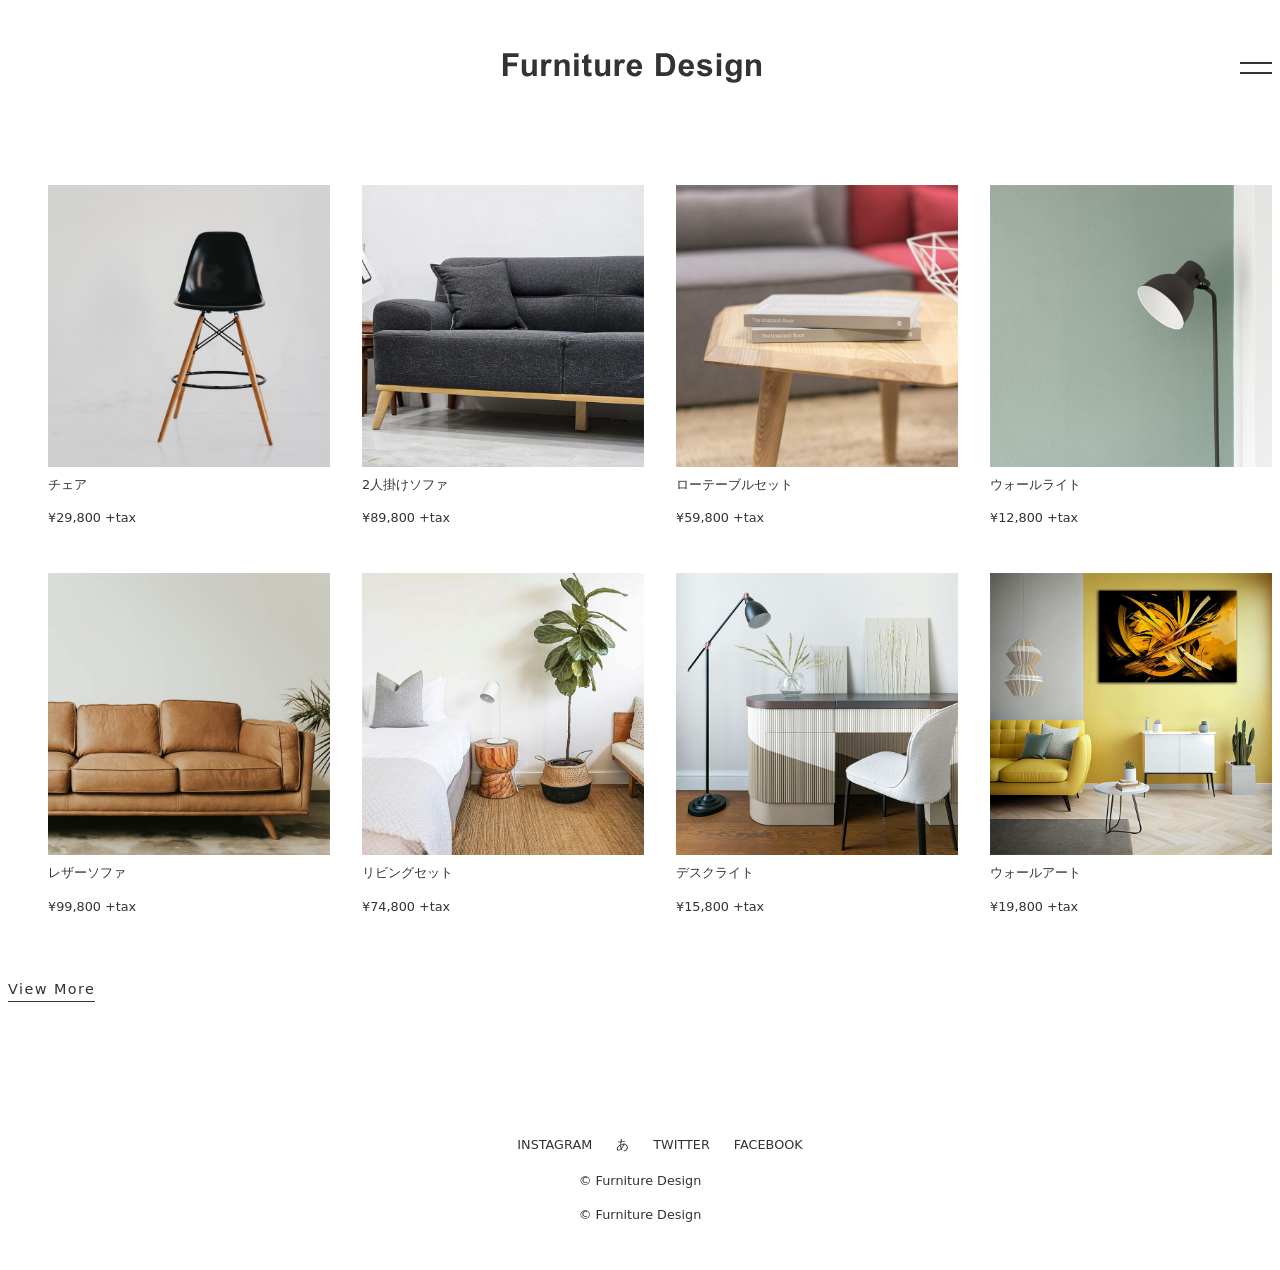
<file: phase02-after/index.html>
<!doctype html>
<html lang="ja">
  <head>
    <meta charset="utf-8" />
    <meta http-equiv="refresh" content="0; url=./store/" />
    <title>Redirecting</title>
  </head>
  <body>
    <p>
      If you are not redirected,
      <a href="./store/">click here</a>.
    </p>
  </body>
</html>
</file>
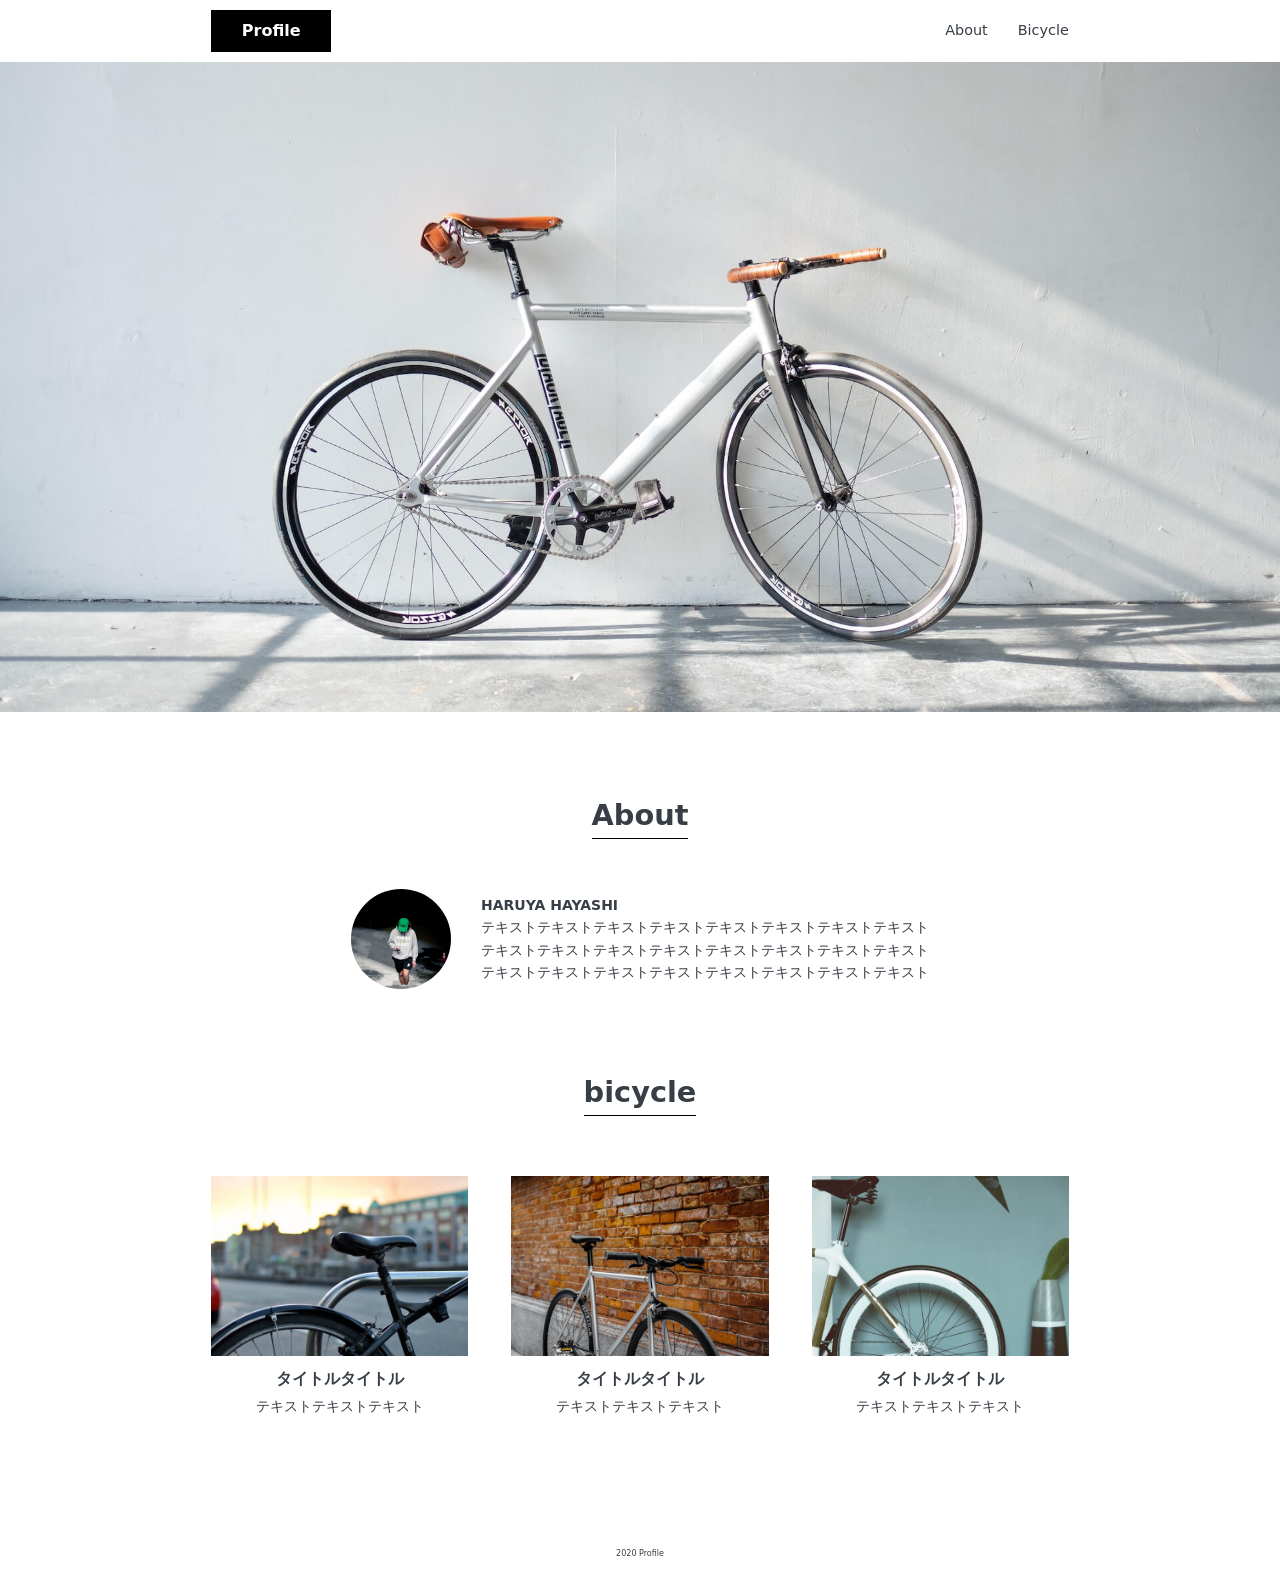
<file: phase02-before/index.html>
<!DOCTYPE html>
<html lang="ja">
<head>
    <meta charset="UTF-8">
    <meta name="viewport" content="width=device-width, initial-scale=1.0">
    <link rel="stylesheet" href="reset.css">
    <link rel="stylesheet" href="style.css">
    <title>Profile</title>
</head>
<body>
    <header>
        <h2>Profile</h2>

        <ul>
            <li>About</li>
            <li>Bicycle</li>
        </ul>
    </header>

    <div class="hero">
        <img src="images/mainvisual.jpg" alt="自転車の画像">
    </div>

    <div class="about">
        <h1>About</h1>
        <div class="about-box">
            <img src="images/about.jpg" alt="人の画像">

            <div class="about-text">
                <p> <b>HARUYA HAYASHI</b></p>
                <p>テキストテキストテキストテキストテキストテキストテキストテキスト<br>
                    テキストテキストテキストテキストテキストテキストテキストテキスト<br>
                    テキストテキストテキストテキストテキストテキストテキストテキスト </p>
                
            </div>
        </div>
    </div>

    <div class="bicycle">
        <h1>bicycle</h1>

        <div class="bicycles">
            <div class="bicycle-box">
                <img src="images/bicycle1.jpg" alt="自転車の一枚目の画像">
                <h3>タイトルタイトル</h3>
                <p>テキストテキストテキスト</p>
            </div>

            <div class="bicycle-box">
                <img src="images/bicycle2.jpg" alt="自転車の一枚目の画像">
                <h3>タイトルタイトル</h3>
                <p>テキストテキストテキスト</p>
            </div>

            <div class="bicycle-box">
                <img src="images/bicycle3.jpg" alt="自転車の一枚目の画像">
                <h3>タイトルタイトル</h3>
                <p>テキストテキストテキスト</p>
            </div>
        </div>
    </div>

    <footer>
        <p>2020 Profile</p>
    </footer>

</body>
</html>
</file>
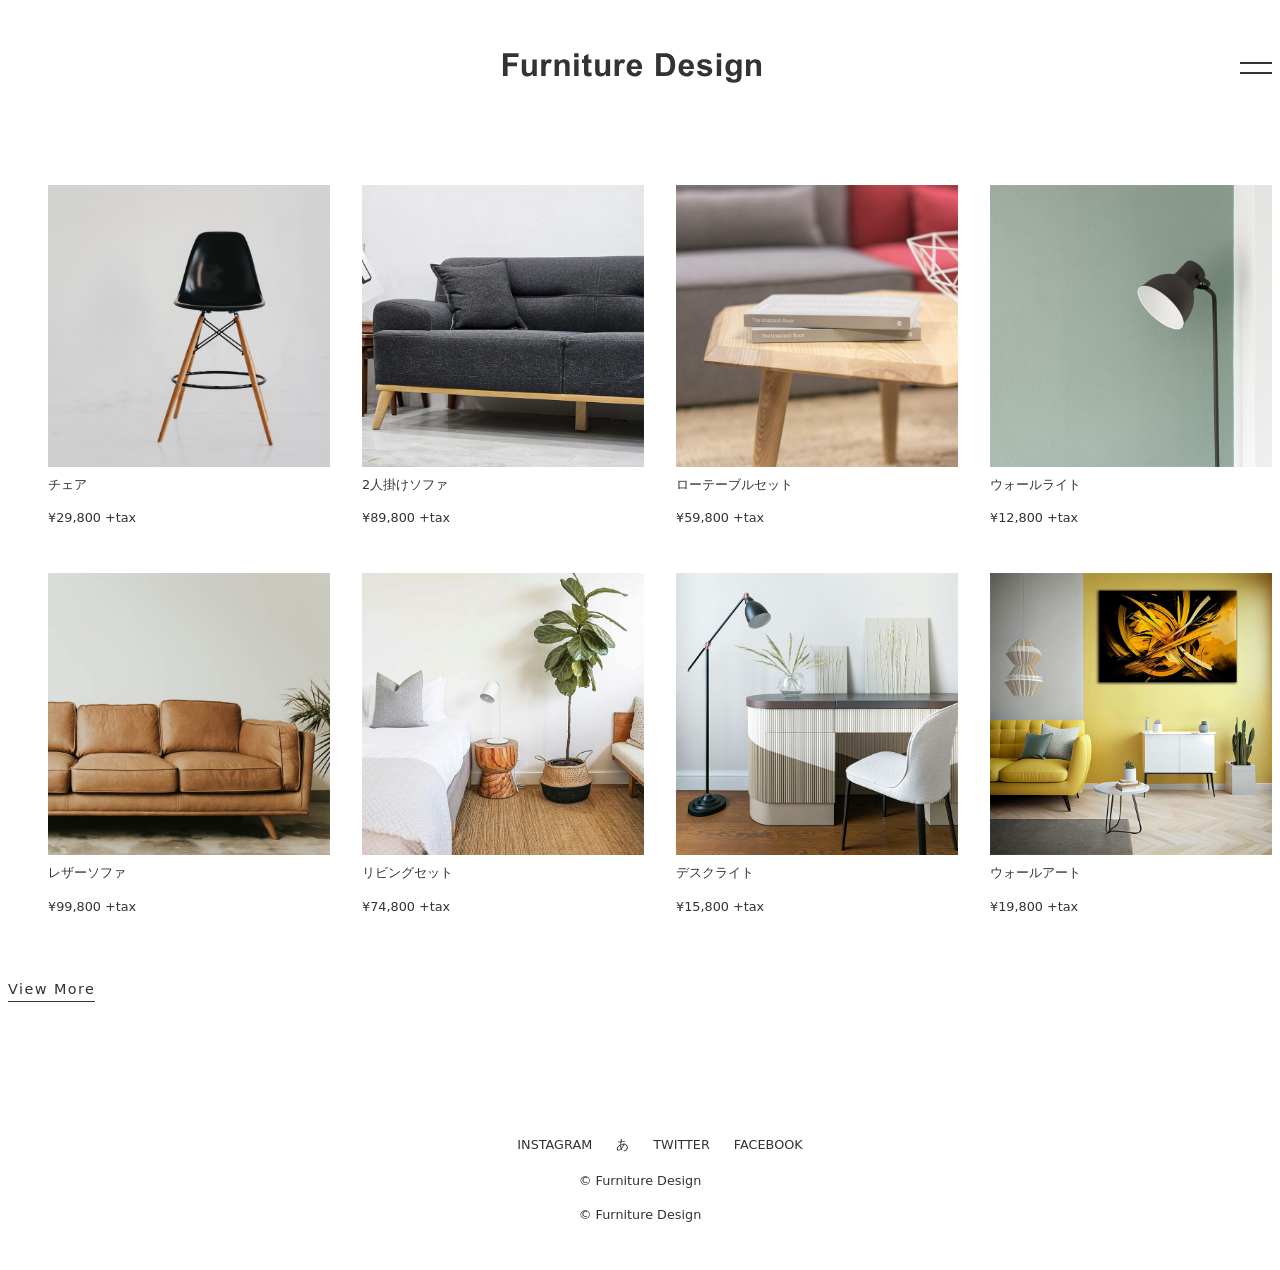
<file: phase02-after/store/index.html>
<!DOCTYPE html>
<html lang="ja">
  <head>
    <meta charset="utf-8" />
    <title>Furniture Design</title>
    <meta
      name="description"
      content="オリジナル家具・インテリアのストアサイト"
    />
    <meta name="viewport" content="width=device-width, initial-scale=1" />
    <link rel="icon" href="img/img/favicon.ico" />
    <link rel="stylesheet" href="css/style.css" />
    <script defer src="js/main.js"></script>
  </head>
  <body>
    <!-- header -->
    <header id="header" class="wrapper">　
      <!-- IDはページ内で一回だけ、classは何度も使える-->
      <h1 class="site-title">
        <a href="index.html">
          <img src="img/img/logo.svg" alt="Furniture Design" />
           <!-- src=ソース（source） -->
        </a>
      </h1>

      <nav id="navi">
        <ul class="nav-menu">
          <li><a href="products.html">PRODUCTS</a></li>
          <li><a href="about.html">ABOUT</a></li>
          <li><a href="company.html">COMPANY</a></li>
          <li>
            <a href="mailto:info@example.com?subject=お問い合わせ">CONTACT</a>
          </li>
        </ul>
      </nav>

      <div class="toggle-btn">
        <span></span>
        <span></span>
      </div>

      <div id="mask"></div>
    </header>

    <main>
      <div class="content wrapper">
        <ul class="product-list">
          <!-- TOP には item1〜item8 を表示 -->
          <li>
            <a href="item1.html">
              <img src="img/img/item1.jpg" alt="チェア（item1）" />
              <p>チェア</p>
              <p>&yen;29,800 +tax</p>
            </a>
          </li>
          <li>
            <a href="item2.html">
              <img src="img/img/item2.jpg" alt="グレーソファ（item2）" />
              <p>2人掛けソファ</p>
              <p>&yen;89,800 +tax</p>
            </a>
          </li>
          <li>
            <a href="item3.html">
              <img src="img/img/item3.jpg" alt="テーブル＆ソファ（item3）" />
              <p>ローテーブルセット</p>
              <p>&yen;59,800 +tax</p>
            </a>
          </li>
          <li>
            <a href="item4.html">
              <img src="img/img/item4.jpg" alt="ウォールライト（item4）" />
              <p>ウォールライト</p>
              <p>&yen;12,800 +tax</p>
            </a>
          </li>
          <li>
            <a href="item5.html">
              <img src="img/img/item5.jpg" alt="ブラウンソファ（item5）" />
              <p>レザーソファ</p>
              <p>&yen;99,800 +tax</p>
            </a>
          </li>
          <li>
            <a href="item6.html">
              <img src="img/img/item6.jpg" alt="リビングシーン（item6）" />
              <p>リビングセット</p>
              <p>&yen;74,800 +tax</p>
            </a>
          </li>
          <li>
            <a href="item7.html">
              <img src="img/img/item7.jpg" alt="デスクライト（item7）" />
              <p>デスクライト</p>
              <p>&yen;15,800 +tax</p>
            </a>
          </li>
          <li>
            <a href="item8.html">
              <img src="img/img/item8.jpg" alt="ウォールアート（item8）" />
              <p>ウォールアート</p>
              <p>&yen;19,800 +tax</p>
            </a>
          </li>
        </ul>

        <a class="link-text" href="products.html">View More</a>
      </div>
    </main>

    <!-- footer -->
    <footer id="footer" class="wrapper">
      <ul class="menu">
        <li>
          <a href="https://www.instagram.com/" target="_blank">INSTAGRAM</a>
          <li>あ</li>
        </li>
        <li><a href="https://twitter.com/" target="_blank">TWITTER</a></li>
        <li>
          <a href="https://www.facebook.com/" target="_blank">FACEBOOK</a>
        </li>
      </ul>
      <p class="copyright">&copy; Furniture Design</p>
      <p class="copyright">&copy; Furniture Design</p>
    </footer>
  </body>
</html>
</file>
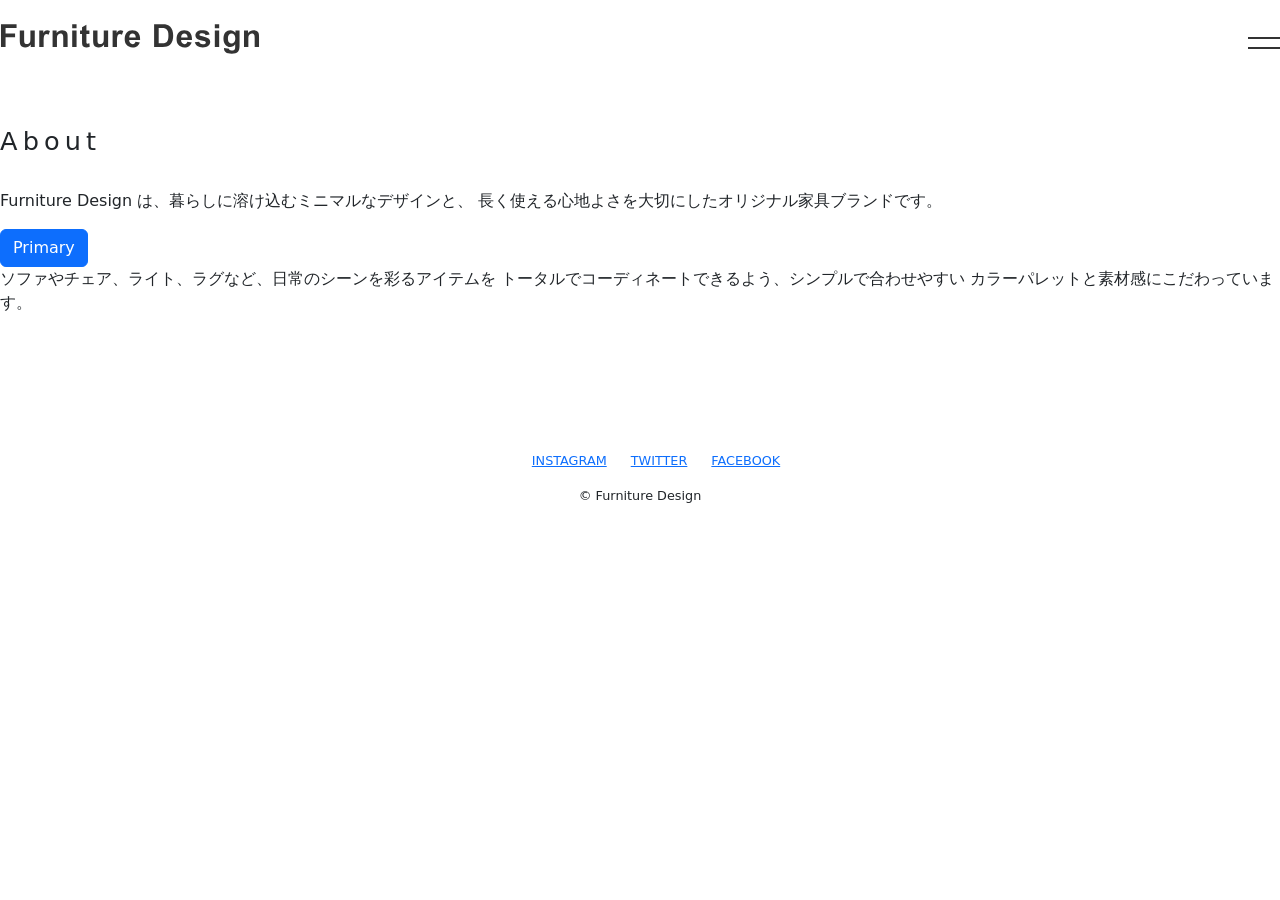
<file: phase02-after/about.html>
<!DOCTYPE html>
<html lang="ja">
  <head>
    <meta charset="utf-8" />
    <title>About | Furniture Design</title>
    <meta
      name="description"
      content="Furniture Design のコンセプトや想いを紹介するページです。"
    />
    <meta name="viewport" content="width=device-width, initial-scale=1" />
    <link rel="icon" href="img/img/favicon.ico" />
    <link rel="stylesheet" href="css/style.css" />
    <link
  href="https://cdn.jsdelivr.net/npm/bootstrap@5.3.0/dist/css/bootstrap.min.css"
  rel="stylesheet">

    <script defer src="js/main.js"></script>
  </head>
  <body>
    <!-- header -->
    <header id="header" class="wrapper">
      <h1 class="site-title">
        <a href="index.html">
          <img src="img/img/logo.svg" alt="Furniture Design" />
        </a>
      </h1>

      <nav id="navi">
        <ul class="nav-menu">
          <li><a href="products.html">PRODUCTS</a></li>
          <li><a href="about.html">ABOUT</a></li>
          <li><a href="company.html">COMPANY</a></li>
          <li>
            <a href="mailto:info@example.com?subject=お問い合わせ">CONTACT</a>
          </li>
        </ul>
      </nav>

      <div class="toggle-btn">
        <span></span>
        <span></span>
      </div>

      <div id="mask"></div>
    </header>

    <main>
      <div class="content wrapper">
        <h1 class="page-title">About</h1>

        <div id="about">
          <p>
            Furniture Design は、暮らしに溶け込むミニマルなデザインと、
            長く使える心地よさを大切にしたオリジナル家具ブランドです。
          </p>
          <button type="button" class="btn btn-primary">Primary</button>
          <p>
            ソファやチェア、ライト、ラグなど、日常のシーンを彩るアイテムを
            トータルでコーディネートできるよう、シンプルで合わせやすい
            カラーパレットと素材感にこだわっています。
          </p>
        </div>
      </div>
    </main>

    <!-- footer -->
    <footer id="footer" class="wrapper">
      <ul class="menu">
        <li>
          <a href="https://www.instagram.com/" target="_blank">INSTAGRAM</a>
        </li>
        <li><a href="https://twitter.com/" target="_blank">TWITTER</a></li>
        <li>
          <a href="https://www.facebook.com/" target="_blank">FACEBOOK</a>
        </li>
      </ul>
      <p class="copyright">&copy; Furniture Design</p>
    </footer>
  </body>
</html>
</file>
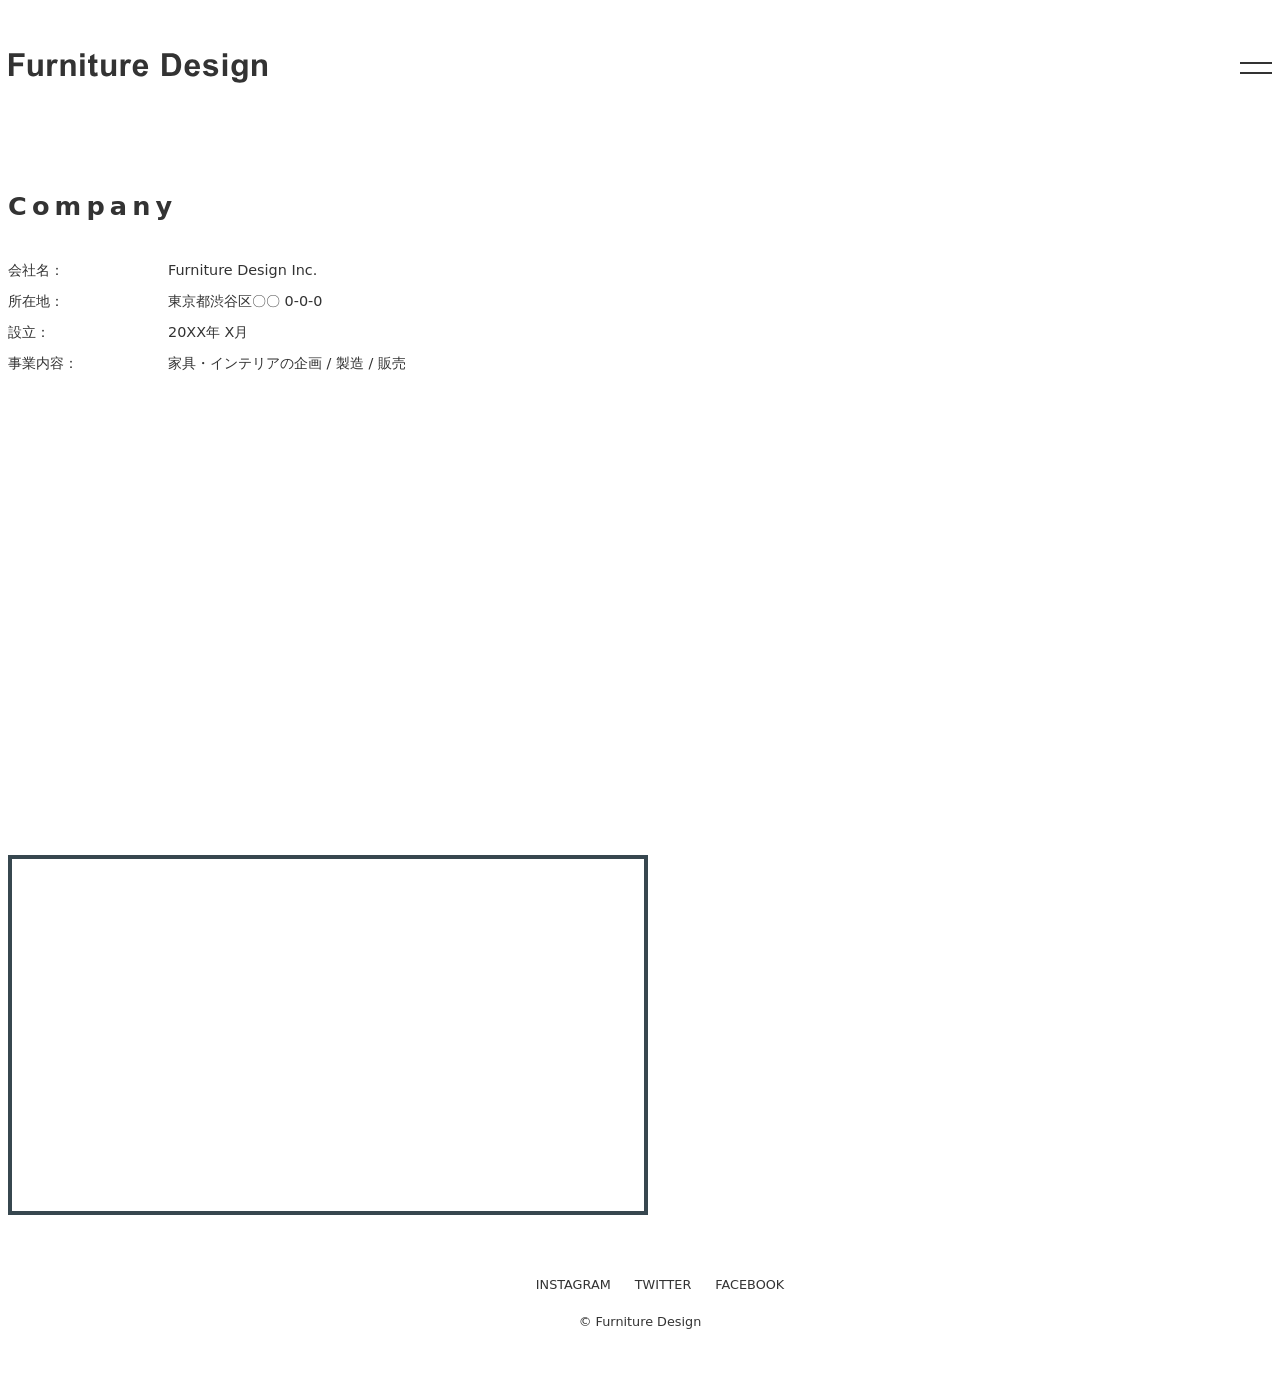
<file: phase02-after/company.html>
<!DOCTYPE html>
<html lang="ja">
  <head>
    <meta charset="utf-8" />
    <title>Company | Furniture Design</title>
    <meta
      name="description"
      content="Furniture Design の会社概要ページです。"
    />
    <meta name="viewport" content="width=device-width, initial-scale=1" />
    <link rel="icon" href="img/img/favicon.ico" />
    <link rel="stylesheet" href="css/style.css" />
    <script defer src="js/main.js"></script>
  </head>
  <body>
    <!-- header -->
  
    <header id="header" class="wrapper">
     
      <h1 class="site-title">
        <a href="index.html">
          <img src="img/img/logo.svg" alt="Furniture Design"/>
        </a>
      </h1>

      <nav id="navi">
        <ul class="nav-menu">
          <li><a href="products.html">PRODUCTS</a></li>
          <li><a href="about.html">ABOUT</a></li>
          <li><a href="company.html">COMPANY</a></li>
          <li>
            <a href="mailto:info@example.com?subject=お問い合わせ">CONTACT</a>
          </li>
        </ul>
      </nav>

      <div class="toggle-btn">
        <span></span>
        <span></span>
      </div>

      <div id="mask"></div>
    </header>

    <main>
      <div class="content wrapper">
        <h1 class="page-title">Company</h1>

        <div class="company-info">
          <dl>
            <dt>会社名：</dt>
            <dd>Furniture Design Inc.</dd>
            <dt>所在地：</dt>
            <dd>東京都渋谷区〇〇 0-0-0</dd>
            <dt>設立：</dt>
            <dd>20XX年 X月</dd>
            <dt>事業内容：</dt>
            <dd>家具・インテリアの企画 / 製造 / 販売</dd>
          </dl>
        </div>

        <div class="map-wrapper">
          <!-- Google Map の埋め込み（好きな場所に差し替えてOK） -->
       <iframe src="https://www.google.com/maps/embed?pb=!1m18!1m12!1m3!1d4089.155505357408!2d139.6979098832268!3d35.65685711237611!2m3!1f0!2f0!3f0!3m2!1i1024!2i768!4f13.1!3m3!1m2!1s0x60188b57612e0f6b%3A0x129cb60f35f3f7ca!2z44G-44Gc44Gd44Gw5LiD!5e0!3m2!1sja!2sjp!4v1765345863958!5m2!1sja!2sjp" width="600" height="450" style="border:0;" allowfullscreen="" loading="lazy" referrerpolicy="no-referrer-when-downgrade"></iframe>
    </main>


   <iframe id="existing-iframe-example"
        width="640" height="360"
        src="https://www.youtube.com/embed/M7lc1UVf-VE?enablejsapi=1"
        frameborder="0"
        style="border: solid 4px #37474F"></iframe>

        


    <!-- footer -->
    <footer id="footer" class="wrapper">
      <ul class="menu">
        <li>
          <a href="https://www.instagram.com/" target="_blank">INSTAGRAM</a>
        </li>
        <li><a href="https://twitter.com/" target="_blank">TWITTER</a></li>
        <li>
          <a href="https://www.facebook.com/" target="_blank">FACEBOOK</a>
        </li>
      </ul>
      <p class="copyright">&copy; Furniture Design</p>
    </footer>
  </body>
</html>
</file>
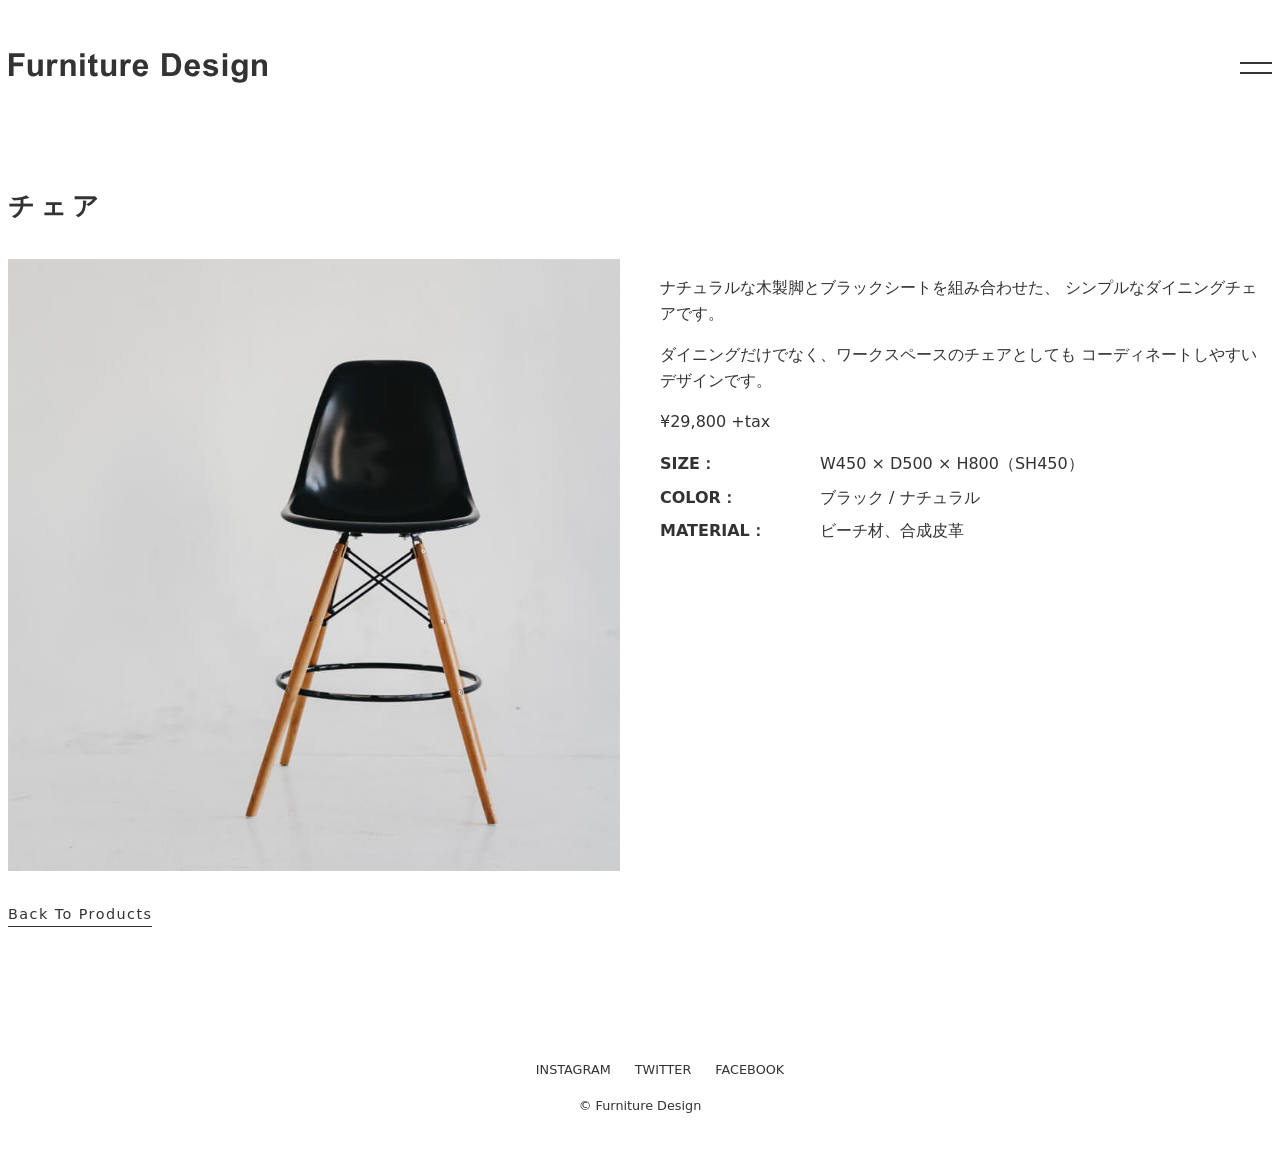
<file: phase02-after/item1.html>
<!DOCTYPE html>
<html lang="ja">
  <head>
    <meta charset="utf-8" />
    <title>チェア | Furniture Design</title>
    <meta name="description" content="チェアの商品詳細ページです。" />
    <meta name="viewport" content="width=device-width, initial-scale=1" />
    <link rel="icon" href="img/img/favicon.ico" />
    <link rel="stylesheet" href="css/style.css" />
    <script defer src="js/main.js"></script>
  </head>
  <body>
    <!-- header -->
    <header id="header" class="wrapper">
      <h1 class="site-title">
        <a href="index.html">
          <img src="img/img/logo.svg" alt="Furniture Design" />
        </a>
      </h1>

      <nav id="navi">
        <ul class="nav-menu">
          <li><a href="products.html">PRODUCTS</a></li>
          <li><a href="about.html">ABOUT</a></li>
          <li><a href="company.html">COMPANY</a></li>
          <li>
            <a href="mailto:info@example.com?subject=お問い合わせ">CONTACT</a>
          </li>
        </ul>
      </nav>

      <div class="toggle-btn">
        <span></span>
        <span></span>
      </div>

      <div id="mask"></div>
    </header>

    <main>
      <div class="content wrapper">
        <h1 class="page-title">チェア</h1>

        <div id="item">
          <div class="item-img">
            <img src="img/img/item1.jpg" alt="チェア（item1）" />
          </div>
          <div class="item-text">
            <p>
              ナチュラルな木製脚とブラックシートを組み合わせた、
              シンプルなダイニングチェアです。
            </p>
            <p>
              ダイニングだけでなく、ワークスペースのチェアとしても
              コーディネートしやすいデザインです。
            </p>
            <p>&yen;29,800 +tax</p>

            <dl>
              <dt>SIZE：</dt>
              <dd>W450 × D500 × H800（SH450）</dd>
              <dt>COLOR：</dt>
              <dd>ブラック / ナチュラル</dd>
              <dt>MATERIAL：</dt>
              <dd>ビーチ材、合成皮革</dd>
            </dl>
          </div>
        </div>

        <a class="link-text" href="products.html">Back To Products</a>
      </div>
    </main>

    <!-- footer -->
    <footer id="footer" class="wrapper">
      <ul class="menu">
        <li>
          <a href="https://www.instagram.com/" target="_blank">INSTAGRAM</a>
        </li>
        <li><a href="https://twitter.com/" target="_blank">TWITTER</a></li>
        <li>
          <a href="https://www.facebook.com/" target="_blank">FACEBOOK</a>
        </li>
      </ul>
      <p class="copyright">&copy; Furniture Design</p>
    </footer>
  </body>
</html>
</file>
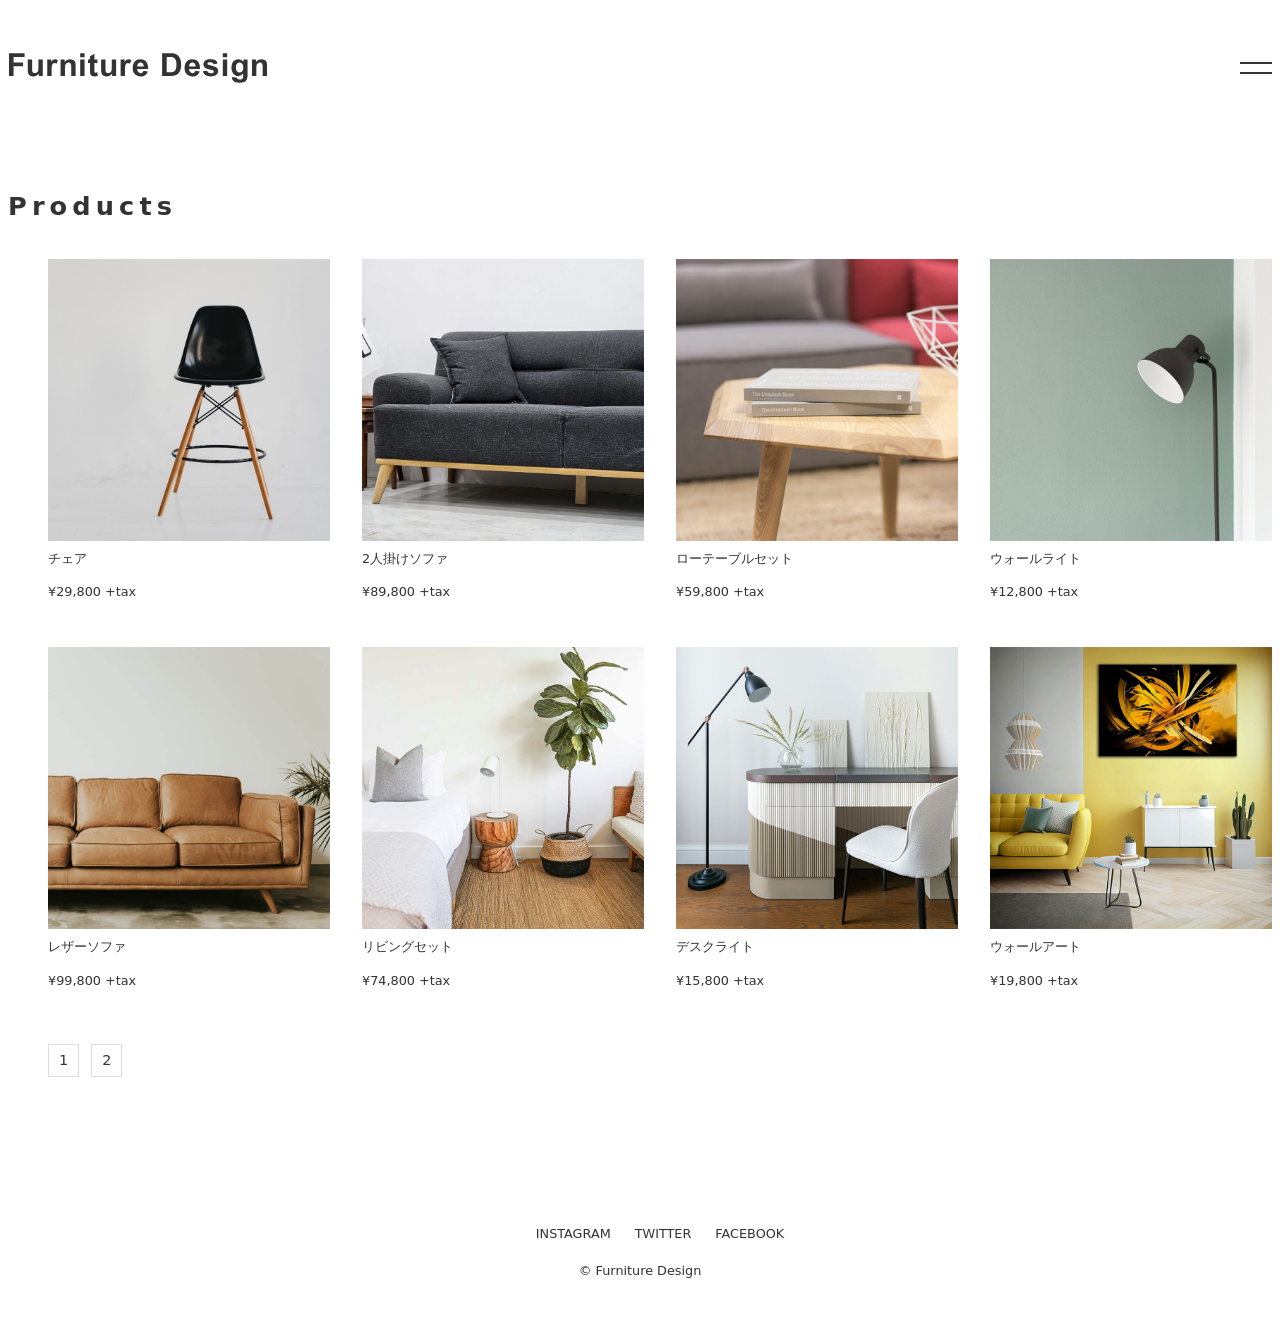
<file: phase02-after/products.html>
<!DOCTYPE html>
<html lang="ja">
  <head>
    <meta charset="utf-8" />
    <title>Products | Furniture Design</title>
    <meta
      name="description"
      content="Furniture Design の商品の一覧ページです。"
    />
    <meta name="viewport" content="width=device-width, initial-scale=1" />
    <link rel="icon" href="img/img/favicon.ico" />
    <link rel="stylesheet" href="css/style.css" />
    <script defer src="js/main.js"></script>
  </head>
  <body>
    <!-- header（共通） -->
    <header id="header" class="wrapper">
      <h1 class="site-title">
        <a href="index.html">
          <img src="img/img/logo.svg" alt="Furniture Design" />
        </a>
      </h1>

      <nav id="navi">
        <ul class="nav-menu">
          <li><a href="products.html">PRODUCTS</a></li>
          <li><a href="about.html">ABOUT</a></li>
          <li><a href="company.html">COMPANY</a></li>
          <li>
            <a href="mailto:info@example.com?subject=お問い合わせ">CONTACT</a>
          </li>
        </ul>
      </nav>

      <div class="toggle-btn">
        <span></span>
        <span></span>
      </div>

      <div id="mask"></div>
    </header>

    <main>
      <div class="content wrapper">
        <h1 class="page-title">Products</h1>

        <ul class="product-list">
          <!-- item1〜item16 すべて -->
          <li data-page="1">
            <a href="item1.html">
              <img src="img/img/item1.jpg" alt="チェア（item1）" />
              <p>チェア</p>
              <p>&yen;29,800 +tax</p>
            </a>
          </li>
          <li data-page="1">
            <a href="item2.html">
              <img src="img/img/item2.jpg" alt="グレーソファ（item2）" />
              <p>2人掛けソファ</p>
              <p>&yen;89,800 +tax</p>
            </a>
          </li>
          <li data-page="1">
            <a href="item3.html">
              <img src="img/img/item3.jpg" alt="テーブル＆ソファ（item3）" />
              <p>ローテーブルセット</p>
              <p>&yen;59,800 +tax</p>
            </a>
          </li>
          <li data-page="1">
            <a href="item4.html">
              <img src="img/img/item4.jpg" alt="ウォールライト（item4）" />
              <p>ウォールライト</p>
              <p>&yen;12,800 +tax</p>
            </a>
          </li>
          <li data-page="1">
            <a href="item5.html">
              <img src="img/img/item5.jpg" alt="ブラウンソファ（item5）" />
              <p>レザーソファ</p>
              <p>&yen;99,800 +tax</p>
            </a>
          </li>
          <li data-page="1">
            <a href="item6.html">
              <img src="img/img/item6.jpg" alt="リビングシーン（item6）" />
              <p>リビングセット</p>
              <p>&yen;74,800 +tax</p>
            </a>
          </li>
          <li data-page="1">
            <a href="item7.html">
              <img src="img/img/item7.jpg" alt="デスクライト（item7）" />
              <p>デスクライト</p>
              <p>&yen;15,800 +tax</p>
            </a>
          </li>
          <li data-page="1">
            <a href="item8.html">
              <img src="img/img/item8.jpg" alt="ウォールアート（item8）" />
              <p>ウォールアート</p>
              <p>&yen;19,800 +tax</p>
            </a>
          </li>
          <li data-page="2">
            <a href="item9.html">
              <img src="img/img/item9.jpg" alt="バーカウンター（item9）" />
              <p>バーカウンターセット</p>
              <p>&yen;79,800 +tax</p>
            </a>
          </li>
          <li data-page="2">
            <a href="item10.html">
              <img src="img/img/item10.jpg" alt="ダイニングセット（item10）" />
              <p>ダイニングセット</p>
              <p>&yen;69,800 +tax</p>
            </a>
          </li>
          <li data-page="2">
            <a href="item11.html">
              <img src="img/img/item11.jpg" alt="ペンダントライト（item11）" />
              <p>ペンダントライト</p>
              <p>&yen;14,800 +tax</p>
            </a>
          </li>
          <li data-page="2">
            <a href="item12.html">
              <img src="img/img/item12.jpg" alt="ラウンジチェア（item12）" />
              <p>ラウンジチェア</p>
              <p>&yen;39,800 +tax</p>
            </a>
          </li>
          <li data-page="2">
            <a href="item13.html">
              <img src="img/img/item13.jpg" alt="グリーンソファ（item13）" />
              <p>グリーンソファ</p>
              <p>&yen;89,800 +tax</p>
            </a>
          </li>
          <li data-page="2">
            <a href="item14.html">
              <img src="img/img/item14.jpg" alt="ホワイトチェア（item14）" />
              <p>ホワイトチェア</p>
              <p>&yen;24,800 +tax</p>
            </a>
          </li>
          <li data-page="2">
            <a href="item15.html">
              <img src="img/img/item15.jpg" alt="クッション＆ブランケット（item15）" />
              <p>クッション＆ブランケット</p>
              <p>&yen;9,800 +tax</p>
            </a>
          </li>
          <li data-page="2">
            <a href="item16.html">
              <img src="img/img/item16.jpg" alt="ベッドサイド（item16）" />
              <p>ベッドサイドセット</p>
              <p>&yen;19,800 +tax</p>
            </a>
          </li>
        </ul>

        <!-- ダミーのページネーション（1ページ想定なら不要でもOK） -->
         <ul class="pagination">
           <li class="is-current">
            <a href="#" data-page="1">1</a>
           </li>
           <li>
             <a href="#" data-page="2">2</a>
           </li>
        </ul>

        
      </div>
    </main>

    <!-- footer（共通） -->
    <footer id="footer" class="wrapper">
      <ul class="menu">
        <li>
          <a href="https://www.instagram.com/" target="_blank">INSTAGRAM</a>
        </li>
        <li><a href="https://twitter.com/" target="_blank">TWITTER</a></li>
        <li>
          <a href="https://www.facebook.com/" target="_blank">FACEBOOK</a>
        </li>
      </ul>
      <p class="copyright">&copy; Furniture Design</p>
    </footer>
  </body>
</html>
</file>
<file: phase02-before/style.css>
*,
*::before,
*::after {
  margin: 0;
  padding: 0;
  box-sizing: border-box;
}

body {
  font-family: system-ui, -apple-system, BlinkMacSystemFont, "Segoe UI",
    sans-serif;
  color: #383e45;
  line-height: 1.6;
}

img {
  max-width: 100%;
}

/*-------------------------------------------
 共通レイアウト
-------------------------------------------*/
header,
.about,
.bicycle {
  max-width: 960px;
  padding: 0 4%;
  margin: 10px auto;
}

/* footer だけ少し余白調整 */
footer {
  font-size: 8px;
  text-align: center;
  margin: 40px 0 10px;
}

/*-------------------------------------------
 header
-------------------------------------------*/
header {
  display: flex;
  justify-content: space-between;
  align-items: center;
}

header h2 {
  width: 120px;
  background-color: #000;
  color: #fff;
  text-align: center;
  padding: 8px 0;
  font-size: 1rem;
}

header ul {
  display: flex;
}

header ul li {
  list-style: none;
  margin-left: 30px;
  font-size: 0.9rem;
  cursor: pointer;
}

header li:hover {
  opacity: 0.5;
}

/*-------------------------------------------
 hero
-------------------------------------------*/
.hero img {
  width: 100%;
  height: 650px;
  object-fit: cover;
}

/*-------------------------------------------
 about
-------------------------------------------*/
.about {
  margin-top: 80px;
  margin-bottom: 80px;
}

.about h1 {
  display: block;
  width: fit-content;
  border-bottom: 1px solid #000;
  margin: 0 auto 50px;
  font-size: 1.8rem;
}

.about-box {
  display: flex;
  justify-content: center;
  align-items: center;
  width: 80%;
  margin: 0 auto;
}

.about img {
  width: 100px;
  height: 100px;
  border-radius: 50%;
  margin-right: 30px;
}

.about-text {
  font-size: 14px;
}

/*-------------------------------------------
 bicycle
-------------------------------------------*/
.bicycle {
  margin-bottom: 80px;
}

.bicycle h1 {
  display: block;
  width: fit-content;
  border-bottom: 1px solid #000;
  margin: 0 auto 10px;
  font-size: 1.8rem;
}

.bicycles {
  display: flex;
  justify-content: space-between;
  margin: 0 auto;
}

.bicycle-box {
  width: 30%;
  margin: 50px 0;
}

.bicycle-box img {
  width: 100%;
  height: 180px;
  object-fit: cover;
}

.bicycle-box h3 {
  font-size: 16px;
  text-align: center;
  margin: 10px 0 4px;
}

.bicycle-box p {
  font-size: 14px;
  text-align: center;
}

/*-------------------------------------------
 SP（600px以下）
-------------------------------------------*/
@media screen and (max-width: 600px) {
  /* hero：画面いっぱい＆高さを画面基準に */
  .hero img {
    width: 100%;
    height: calc(100vh - 60px);
    object-fit: cover;
  }

  /* header：左右の余白を少し詰める */
  header {
    padding: 8px 0;
  }

  /* about：画像とテキストを縦並び */
  .about-box {
    flex-direction: column;
    align-items: center;
    text-align: center;
    width: 100%;
  }

  .about img {
    margin-right: 0;
    margin-bottom: 16px;
  }

  /* bicycle：カードを1列に */
  .bicycles {
    flex-direction: column;
    gap: 24px;
  }

  .bicycle-box {
    width: 100%;
    margin: 24px 0;
  }

  .bicycle-box img {
    height: 180px; /* 好みに応じて auto でもOK */
  }
}
</file>
<file: phase02-after/store/css/style.css>
/* ===========================
   ベース
=========================== */
*,
*::before,
*::after {
  
  box-sizing: border-box;
  /* ボックスの外側の幅を指定することができる
   paddingとかで外側にはみ出す仕様になったとしても外側は変わらない*/
  
}

html {
  font-size: 16px;
}

body {
  font-family: system-ui, -apple-system, BlinkMacSystemFont, "Segoe UI",
    sans-serif;
  line-height: 1.6;
  /* 行と行の間の高さ（行間）を、文字サイズの 1.6 倍にする指定。*/
  color: #333;
  background-color: #fff;
}

img {
  max-width: 100%;
  height: auto;
  /*中身の量に合わせて高さを自動で決める（「勝手にちょうどいい高さになる」**設定。 */
  display: block;
  /*要素を「ブロック要素」として扱う （横幅は基本 親要素いっぱい
　　　前後で 改行される */
}

a {
  color: inherit;
  text-decoration: none;
}

a:hover {
  opacity: 0.7;
}

.wrapper {
  max-width: 1360px;
  padding: 0 40px;
  margin: 0 auto;
}

.content {
  padding: 40px 0 80px;
}

/* ===========================
   ヘッダー
=========================== */
/* ==== ヘッダーの基本レイアウト ==== */
#header {
  display: flex;
  /*子要素が 横並び になる */
  align-items: center;
  justify-content: space-between;
  padding: 24px 0;
}

.site-title a {
  font-size: 1.4rem;
  font-weight: bold;
  text-decoration: none;
  color: #333;
}

/* ==== 左からスライドするメニュー ==== */
#navi {
  position: fixed;
  /*「画面に固定する」指定。*/
  top: 0;
  left: 0;
  width: 260px;
  height: 100vh;
  background-color: #222;
  color: #fff;
  padding-top: 80px;
  transform: translateX(-100%);
  /*「自分の幅ぶん、左にスライドさせる」指定。*/
  transition: transform 0.35s ease;
  z-index: 2000;
}

.nav-menu {
  list-style: none;
  display: flex;
  flex-direction: column;
  gap: 20px;
  padding-left: 24px;
}

.nav-menu li a {
  color: #fff;
  font-size: 1rem;
  letter-spacing: 0.08em;
  text-decoration: none;
}

/* ==== ハンバーガーボタン（常に表示） ==== */
.toggle-btn {
  display: block;
  position: relative;
  width: 32px;
  height: 24px;
  cursor: pointer;
  z-index: 3000; /* メニューより手前 */
}

.toggle-btn span {
  position: absolute;
  left: 0;
  right: 0;
  height: 2px;
  background-color: #333;
  transition: all 0.3s ease;
}

.toggle-btn span:nth-child(1) {
  top: 6px;
}

.toggle-btn span:nth-child(2) {
  top: 16px;
}

/* ==== 背景を暗くするマスク ==== */
#mask {
  display: none;
  position: fixed;
  inset: 0;
  background: rgba(0, 0, 0, 0.65);
  z-index: 1500;
}

/* ==== メニューが開いているときの状態 ==== */
body.menu-open #navi {
  transform: translateX(0);       /* 左からスライドイン */
}

body.menu-open #mask {
  display: block;                 /* 黒幕表示 */
}

/* ハンバーガーを × に変形 */
body.menu-open .toggle-btn span:nth-child(1) {
  top: 11px;
  transform: rotate(45deg);
  background-color: #fff;
}

body.menu-open .toggle-btn span:nth-child(2) {
  top: 11px;
  transform: rotate(-45deg);
  background-color: #fff;
}

/* メニュー開いている間はページスクロール禁止 */
body.menu-open {
  overflow: hidden;
}


/* ===========================
   フッター
=========================== */
#footer {
  padding: 40px 0 24px;
  text-align: center;
  font-size: 0.8rem;
}

#footer .menu {
  list-style: none;
  display: flex;
  justify-content: center;
  gap: 24px;
  margin-bottom: 16px;
}

/* ===========================
   共通コンポーネント
=========================== */

.page-title {
  font-size: 1.6rem;
  letter-spacing: 0.2em;
  margin-bottom: 32px;
}

/* 商品グリッド */
.product-list {
  list-style: none;
  display: grid;
  grid-template-columns: repeat(4, minmax(0, 1fr));
  gap: 32px;
}

.product-list a {
  display: block;
}

.product-list p {
  font-size: 0.8rem;
  margin-top: 8px;
}

/* テキストリンク */
.link-text {
  display: inline-block;
  margin-top: 32px;
  font-size: 0.9rem;
  letter-spacing: 0.1em;
  border-bottom: 1px solid #333;
}

/* ページネーション */
.pagination {
  list-style: none;
  display: flex;
  gap: 12px;
  margin-top: 40px;
  font-size: 0.9rem;
}

.pagination li {
  padding: 4px 10px;
  border: 1px solid #ddd;
}

.pagination li a {
  display: block;
}

/* ===========================
   商品詳細
=========================== */
#item {
  display: flex;
  gap: 40px;
}

.item-img {
  flex: 1;
}

.item-text {
  flex: 1;
}

.item-text p {
  margin-bottom: 16px;
}

.item-text dl {
  display: grid;
  grid-template-columns: 120px 1fr;
  row-gap: 8px;
}

.item-text dt {
  font-weight: bold;
}

/* ===========================
   About / Company
=========================== */
#about p + p {
  margin-top: 16px;
}

.company-info {
  margin-top: 24px;
  font-size: 0.9rem;
}

.company-info dl {
  display: grid;
  grid-template-columns: 120px 1fr;
  row-gap: 8px;
}

.map-wrapper {
  margin-top: 32px;
}

.map-wrapper iframe {
  width: 100%;
  height: 360px;
  border: 0;
  filter: grayscale(100%);
}

/* ===========================
   レスポンシブ
=========================== */
@media (max-width: 900px) {
  .wrapper {
    padding: 0 20px;
  }

  #header {
    position: relative;
  }

  #navi {
    position: fixed;
    inset: 0 0 0 auto;
    width: 70%;
    max-width: 320px;
    background-color: #fff;
    transform: translateX(100%);
    transition: transform 0.3s;
    padding-top: 80px;
  }

  .nav-menu {
    flex-direction: column;
    align-items: flex-start;
    padding-left: 24px;
  }

  .toggle-btn {
    display: block;
  }

  #mask {
    display: none;
    position: fixed;
    inset: 0;
    background-color: rgba(0, 0, 0, 0.4);
  }

  body.menu-open #navi {
    transform: translateX(0);
  }

  body.menu-open #mask {
    display: block;
  }

  body.menu-open .toggle-btn span:nth-child(1) {
    top: 11px;
    transform: rotate(45deg);
  }

  body.menu-open .toggle-btn span:nth-child(2) {
    top: 11px;
    transform: rotate(-45deg);
  }

  .product-list {
    grid-template-columns: repeat(2, minmax(0, 1fr));
    gap: 16px;
  }

  #item {
    flex-direction: column;
  }
}
</file>
<file: phase02-after/css/style.css>
/* ===========================
   ベース
=========================== */
*,
*::before,
*::after {
  
  box-sizing: border-box;
  /* ボックスの外側の幅を指定することができる
   paddingとかで外側にはみ出す仕様になったとしても外側は変わらない*/
  
}

html {
  font-size: 16px;
}

body {
  font-family: system-ui, -apple-system, BlinkMacSystemFont, "Segoe UI",
    sans-serif;
  line-height: 1.6;
  /* 行と行の間の高さ（行間）を、文字サイズの 1.6 倍にする指定。*/
  color: #333;
  background-color: #fff;
}

img {
  max-width: 100%;
  height: auto;
  /*中身の量に合わせて高さを自動で決める（「勝手にちょうどいい高さになる」**設定。 */
  display: block;
  /*要素を「ブロック要素」として扱う （横幅は基本 親要素いっぱい
　　　前後で 改行される */
}

a {
  color: inherit;
  text-decoration: none;
}

a:hover {
  opacity: 0.7;
}

.wrapper {
  max-width: 1360px;
  padding: 0 40px;
  margin: 0 auto;
}

.content {
  padding: 40px 0 80px;
}

/* ===========================
   ヘッダー
=========================== */
/* ==== ヘッダーの基本レイアウト ==== */
#header {
  display: flex;
  /*子要素が 横並び になる */
  align-items: center;
  justify-content: space-between;
  padding: 24px 0;
}

.site-title a {
  font-size: 1.4rem;
  font-weight: bold;
  text-decoration: none;
  color: #333;
}

/* ==== 左からスライドするメニュー ==== */
#navi {
  position: fixed;
  /*「画面に固定する」指定。*/
  top: 0;
  left: 0;
  width: 260px;
  height: 100vh;
  background-color: #222;
  color: #fff;
  padding-top: 80px;
  transform: translateX(-100%);
  /*「自分の幅ぶん、左にスライドさせる」指定。*/
  transition: transform 0.35s ease;
  z-index: 2000;
}

.nav-menu {
  list-style: none;
  display: flex;
  flex-direction: column;
  gap: 20px;
  padding-left: 24px;
}

.nav-menu li a {
  color: #fff;
  font-size: 1rem;
  letter-spacing: 0.08em;
  text-decoration: none;
}

/* ==== ハンバーガーボタン（常に表示） ==== */
.toggle-btn {
  display: block;
  position: relative;
  width: 32px;
  height: 24px;
  cursor: pointer;
  z-index: 3000; /* メニューより手前 */
}

.toggle-btn span {
  position: absolute;
  left: 0;
  right: 0;
  height: 2px;
  background-color: #333;
  transition: all 0.3s ease;
}

.toggle-btn span:nth-child(1) {
  top: 6px;
}

.toggle-btn span:nth-child(2) {
  top: 16px;
}

/* ==== 背景を暗くするマスク ==== */
#mask {
  display: none;
  position: fixed;
  inset: 0;
  background: rgba(0, 0, 0, 0.65);
  z-index: 1500;
}

/* ==== メニューが開いているときの状態 ==== */
body.menu-open #navi {
  transform: translateX(0);       /* 左からスライドイン */
}

body.menu-open #mask {
  display: block;                 /* 黒幕表示 */
}

/* ハンバーガーを × に変形 */
body.menu-open .toggle-btn span:nth-child(1) {
  top: 11px;
  transform: rotate(45deg);
  background-color: #fff;
}

body.menu-open .toggle-btn span:nth-child(2) {
  top: 11px;
  transform: rotate(-45deg);
  background-color: #fff;
}

/* メニュー開いている間はページスクロール禁止 */
body.menu-open {
  overflow: hidden;
}


/* ===========================
   フッター
=========================== */
#footer {
  padding: 40px 0 24px;
  text-align: center;
  font-size: 0.8rem;
}

#footer .menu {
  list-style: none;
  display: flex;
  justify-content: center;
  gap: 24px;
  margin-bottom: 16px;
}

/* ===========================
   共通コンポーネント
=========================== */

.page-title {
  font-size: 1.6rem;
  letter-spacing: 0.2em;
  margin-bottom: 32px;
}

/* 商品グリッド */
.product-list {
  list-style: none;
  display: grid;
  grid-template-columns: repeat(4, minmax(0, 1fr));
  gap: 32px;
}

.product-list a {
  display: block;
}

.product-list p {
  font-size: 0.8rem;
  margin-top: 8px;
}

/* テキストリンク */
.link-text {
  display: inline-block;
  margin-top: 32px;
  font-size: 0.9rem;
  letter-spacing: 0.1em;
  border-bottom: 1px solid #333;
}

/* ページネーション */
.pagination {
  list-style: none;
  display: flex;
  gap: 12px;
  margin-top: 40px;
  font-size: 0.9rem;
}

.pagination li {
  padding: 4px 10px;
  border: 1px solid #ddd;
}

.pagination li a {
  display: block;
}

/* ===========================
   商品詳細
=========================== */
#item {
  display: flex;
  gap: 40px;
}

.item-img {
  flex: 1;
}

.item-text {
  flex: 1;
}

.item-text p {
  margin-bottom: 16px;
}

.item-text dl {
  display: grid;
  grid-template-columns: 120px 1fr;
  row-gap: 8px;
}

.item-text dt {
  font-weight: bold;
}

/* ===========================
   About / Company
=========================== */
#about p + p {
  margin-top: 16px;
}

.company-info {
  margin-top: 24px;
  font-size: 0.9rem;
}

.company-info dl {
  display: grid;
  grid-template-columns: 120px 1fr;
  row-gap: 8px;
}

.map-wrapper {
  margin-top: 32px;
}

.map-wrapper iframe {
  width: 100%;
  height: 360px;
  border: 0;
  filter: grayscale(100%);
}

/* ===========================
   レスポンシブ
=========================== */
@media (max-width: 900px) {
  .wrapper {
    padding: 0 20px;
  }

  #header {
    position: relative;
  }

  #navi {
    position: fixed;
    inset: 0 0 0 auto;
    width: 70%;
    max-width: 320px;
    background-color: #fff;
    transform: translateX(100%);
    transition: transform 0.3s;
    padding-top: 80px;
  }

  .nav-menu {
    flex-direction: column;
    align-items: flex-start;
    padding-left: 24px;
  }

  .toggle-btn {
    display: block;
  }

  #mask {
    display: none;
    position: fixed;
    inset: 0;
    background-color: rgba(0, 0, 0, 0.4);
  }

  body.menu-open #navi {
    transform: translateX(0);
  }

  body.menu-open #mask {
    display: block;
  }

  body.menu-open .toggle-btn span:nth-child(1) {
    top: 11px;
    transform: rotate(45deg);
  }

  body.menu-open .toggle-btn span:nth-child(2) {
    top: 11px;
    transform: rotate(-45deg);
  }

  .product-list {
    grid-template-columns: repeat(2, minmax(0, 1fr));
    gap: 16px;
  }

  #item {
    flex-direction: column;
  }
}
</file>
